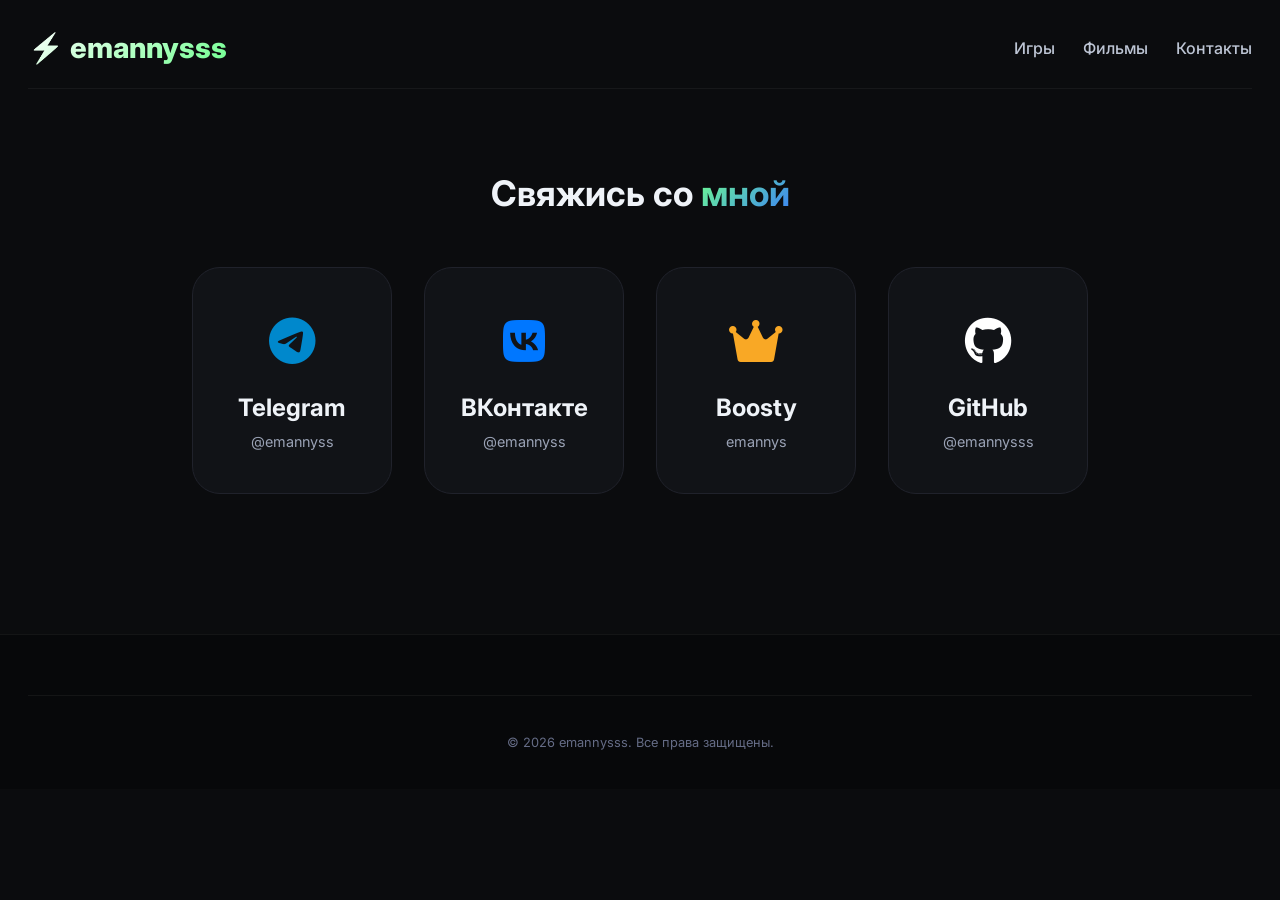
<file: contacts.html>
<!DOCTYPE html>
<html lang="ru">
<head>
    <meta charset="UTF-8">
    <meta name="viewport" content="width=device-width, initial-scale=1.0">
    <title>emannysss · Контакты</title>
    <link rel="preconnect" href="https://fonts.googleapis.com">
    <link rel="preconnect" href="https://fonts.gstatic.com" crossorigin>
    <link href="https://fonts.googleapis.com/css2?family=Inter:opsz,wght@14..32,300;400;600;700;800&display=swap" rel="stylesheet">
    <link rel="stylesheet" href="https://cdnjs.cloudflare.com/ajax/libs/font-awesome/6.0.0-beta3/css/all.min.css">
    <style>
        * { margin: 0; padding: 0; box-sizing: border-box; }
        body { background-color: #0B0C0E; font-family: 'Inter', sans-serif; color: #EFF3F8; line-height: 1.4; }
        .gradient-text { background: linear-gradient(135deg, #6EFF8E, #3B82F6); background-clip: text; -webkit-background-clip: text; color: transparent; font-weight: 700; }
        .container { max-width: 1280px; margin: 0 auto; padding: 0 28px; }
        .navbar { display: flex; justify-content: space-between; align-items: center; padding: 28px 0 20px; border-bottom: 1px solid rgba(255,255,255,0.05); flex-wrap: wrap; gap: 16px; }
        .logo { font-size: 1.8rem; font-weight: 800; background: linear-gradient(145deg, #FFFFFF 0%, #6EFF8E 100%); background-clip: text; -webkit-background-clip: text; color: transparent; text-decoration: none; }
        .nav-links { display: flex; gap: 28px; font-weight: 500; }
        .nav-links a { color: #BDC5D4; text-decoration: none; font-size: 1rem; transition: 0.2s; }
        .nav-links a:hover { color: white; }
        .section { padding: 80px 0; }
        .section-title { font-size: 2.2rem; font-weight: 700; margin-bottom: 16px; text-align: center; }
        .section-sub { color: #919AB0; margin-bottom: 48px; font-size: 1.1rem; text-align: center; }
        .contacts-grid { display: flex; justify-content: center; gap: 32px; flex-wrap: wrap; }
        .contact-card { background: #111317; border-radius: 28px; padding: 40px 32px; border: 1px solid #20222B; text-align: center; min-width: 200px; transition: 0.2s; text-decoration: none; color: inherit; }
        .contact-card:hover { border-color: #3B82F6; transform: translateY(-4px); }
        .contact-icon { font-size: 3rem; margin-bottom: 16px; }
        .contact-card h3 { font-size: 1.5rem; margin-bottom: 8px; }
        .contact-card p { color: #9AA2B5; font-size: 0.9rem; }
        .contact-note { text-align: center; margin-top: 48px; padding: 24px; background: rgba(59,130,246,0.1); border-radius: 28px; border: 1px solid rgba(59,130,246,0.2); }
        footer { padding: 48px 0; text-align: center; color: #656C86; font-size: 0.85rem; border-top: 1px solid rgba(255,255,255,0.05); margin-top: 40px; }
        @media (max-width: 780px) { .navbar { flex-direction: column; align-items: flex-start; } }
	footer {
            background: #07080A;
            border-top: 1px solid rgba(255,255,255,0.05);
            padding: 60px 0 30px;
            margin-top: 60px;
        }
        .footer-content {
            display: grid;
            grid-template-columns: repeat(auto-fit, minmax(220px, 1fr));
            gap: 40px;
            margin-bottom: 40px;
        }
        .footer-logo {
            font-size: 1.6rem;
            font-weight: 800;
            background: linear-gradient(145deg, #FFFFFF 0%, #6EFF8E 100%);
            background-clip: text;
            -webkit-background-clip: text;
            color: transparent;
            margin-bottom: 16px;
        }
        .footer-desc {
            color: #919AB0;
            line-height: 1.5;
            margin-bottom: 20px;
            font-size: 0.9rem;
        }
        .footer-social {
            display: flex;
            gap: 16px;
        }
        .footer-social a {
            color: #919AB0;
            font-size: 1.3rem;
            transition: 0.2s;
        }
        .footer-social a:hover {
            color: #6EFF8E;
            transform: translateY(-2px);
        }
        .footer-column h4 {
            color: #EFF3F8;
            font-size: 1.1rem;
            margin-bottom: 20px;
            font-weight: 600;
        }
        .footer-column ul {
            list-style: none;
        }
        .footer-column ul li {
            margin-bottom: 12px;
        }
        .footer-column ul li a {
            color: #919AB0;
            text-decoration: none;
            transition: 0.2s;
            font-size: 0.9rem;
        }
        .footer-column ul li a:hover {
            color: #6EFF8E;
        }
        .footer-contacts li {
            display: flex;
            align-items: center;
            gap: 10px;
            color: #919AB0;
            font-size: 0.9rem;
        }
        .footer-contacts li i {
            width: 24px;
            color: #6EFF8E;
        }
        .footer-contacts li a {
            color: #919AB0;
            text-decoration: none;
        }
        .footer-contacts li a:hover {
            color: #6EFF8E;
        }
        .footer-bottom {
            border-top: 1px solid rgba(255,255,255,0.05);
            padding-top: 30px;
            text-align: center;
            color: #656C86;
            font-size: 0.8rem;
        }
        .footer-bottom p {
            margin: 8px 0;
        }
        @media (max-width: 780px) {
            .footer-content {
                grid-template-columns: 1fr;
                text-align: center;
            }
            .footer-social {
                justify-content: center;
            }
            .footer-contacts li {
                justify-content: center;
            }
        }
    </style>
</head>
<body>
    <div class="container">
        <div class="navbar">
            <a href="index.html" class="logo">⚡ emannysss</a>
            <div class="nav-links">
                <a href="index.html">Игры</a>
                <a href="films.html">Фильмы</a>
                <a href="contacts.html">Контакты</a>
            </div>
        </div>
    </div>

    <div class="section">
        <div class="container">
            <h2 class="section-title">Свяжись со <span class="gradient-text">мной</span></h2>
            <div class="section-sub"></div>
            <div class="contacts-grid">
                <a href="https://t.me/emannyss" target="_blank" class="contact-card">
                    <div class="contact-icon"><i class="fab fa-telegram" style="color: #0088cc;"></i></div>
                    <h3>Telegram</h3>
                    <p>@emannyss</p>
                </a>
                <a href="https://vk.com/emannyss" target="_blank" class="contact-card">
                    <div class="contact-icon"><i class="fab fa-vk" style="color: #0077ff;"></i></div>
                    <h3>ВКонтакте</h3>
                    <p>@emannyss</p>
                </a>
                <a href="https://boosty.to/emannys" target="_blank" class="contact-card">
                    <div class="contact-icon"><i class="fas fa-crown" style="color: #f9a825;"></i></div>
                    <h3>Boosty</h3>
                    <p>emannys</p>
                </a>
                <a href="https://github.com/emannysss" target="_blank" class="contact-card">
                    <div class="contact-icon"><i class="fab fa-github" style="color: #ffffff;"></i></div>
                    <h3>GitHub</h3>
                    <p>@emannysss</p>
                </a>
            </div>
        </div>
    </div>

    <footer>
        <div class="container">
            <div class="footer-bottom">
                <p>© 2026 emannysss. Все права защищены.</p>
            </div>
        </div>
    </footer>
</body>
</html>
</file>
